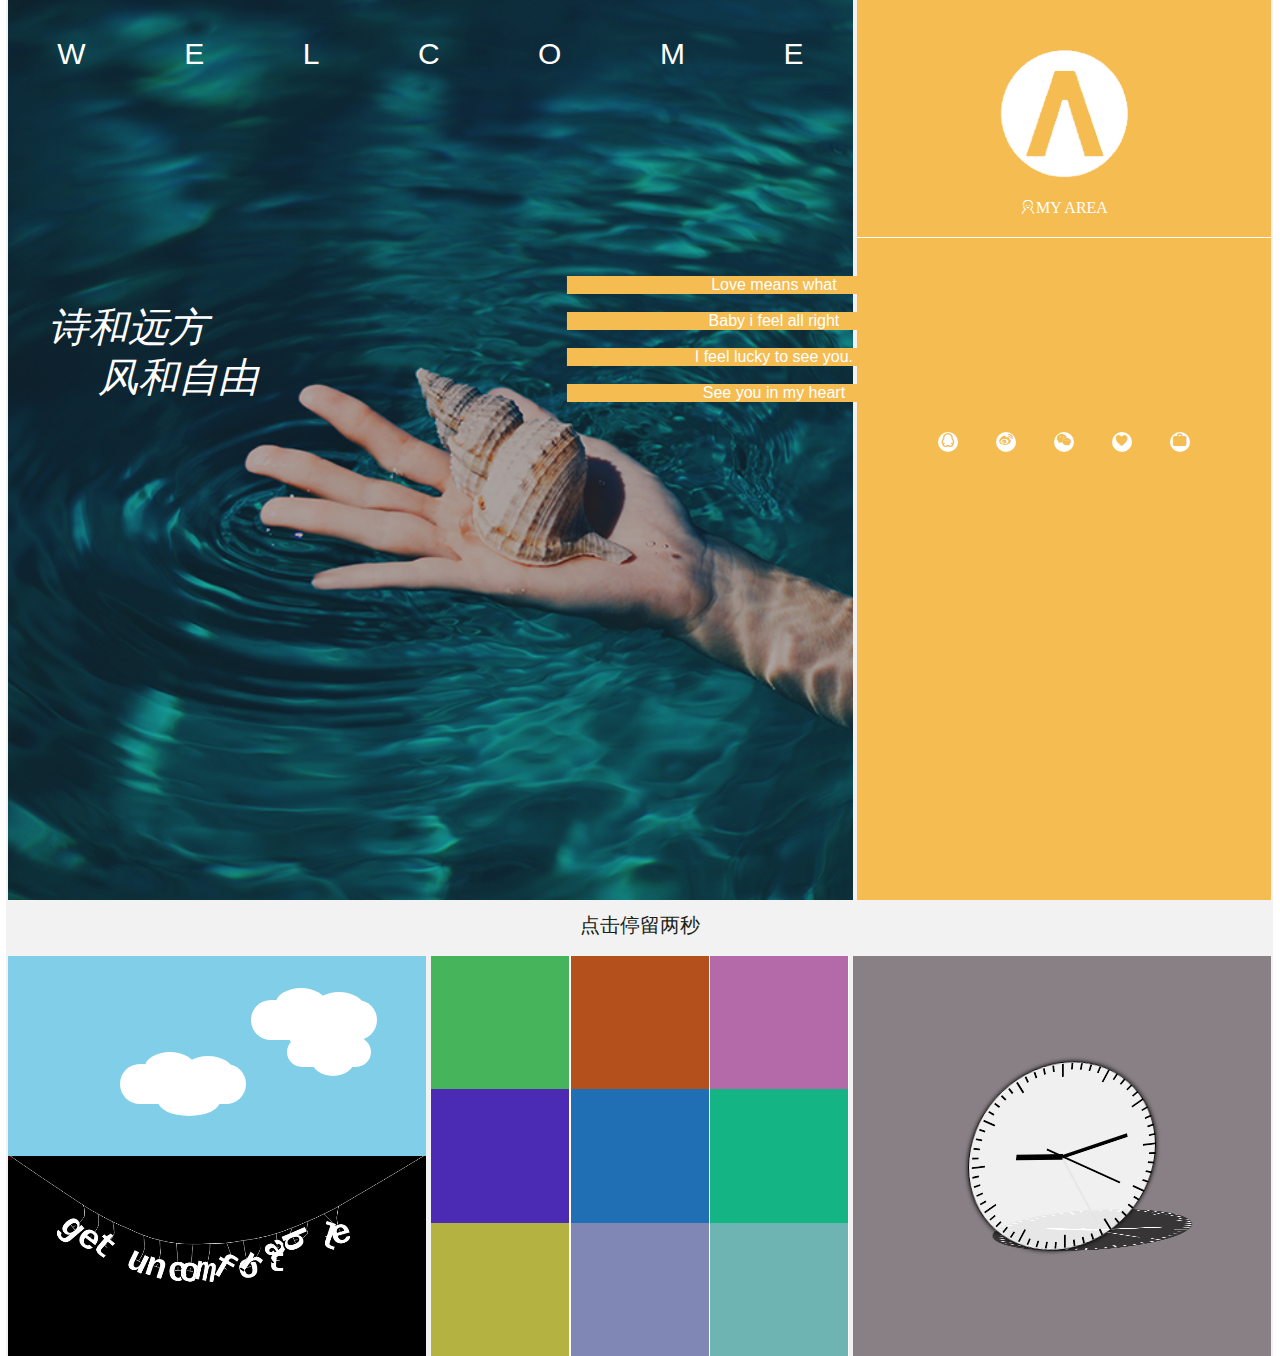
<file: index.html>
<!doctype html>
<html lang="en">
<head>
    <meta charset="UTF-8">
    <meta name="viewport"
          content="width=device-width, user-scalable=no, initial-scale=1.0, maximum-scale=1.0, minimum-scale=1.0">
    <meta http-equiv="X-UA-Compatible" content="ie=edge">
    <link rel="stylesheet" href="index.css">
    <link rel="stylesheet" type="text/css" href="./iconfont.css">
    <title>FlyFai</title>
</head>
<body>
<div class="float-font">
    <li class="iconfont icon icon-yueliang"></li>
    <li class="iconfont icon icon-taiyang"></li>
    <li class="iconfont icon icon-star"></li>
    <li class="iconfont icon icon-xin"></li>
</div>
<div class="all">
    <div class="first" >
        <div class="">
        <div class="welcome">
            <li>W</li>
            <li>E</li>
            <li>L</li>
            <li>C</li>
            <li>O</li>
            <li>M</li>
            <li>E</li>
        </div>
        <div class="feng">
            <i>诗和远方</i>
            <i>风和自由</i>
            <i>朋友和酒</i>
            <i>老婆和狗</i>
        </div>
        </div>
    </div>
    <div class="second ">
        <img src="images/A.png" alt="">
        <i class="iconfont icon-shouye area">MY AREA</i>
        <ul>
            <li> I am always my hero</li>
            <li>Love means what</li>
            <li>Nobody do it like me</li>
            <li>Baby i feel all right</li>
            <li>Why no body fight!</li>
            <li>I feel lucky to see you.</li>
            <li>I want to be alone.</li>
            <li>See you in my heart</li>
        </ul>
        <div class="under">
            <a href="https://user.qzone.qq.com/1085548171">
                <li class="iconfont icon icon-qq"></li>
            </a>
            <a href="https://weibo.com/u/5730786903?refer_flag=1001030201_&is_hot=1">
                <li class="iconfont icon icon-weibo"></li>
            </a><a href="images/mmqrcode1529156214288.png">
            <li class="iconfont icon icon-wechat"></li>
        </a>
            <a href="http://hsdboy.github.io/angel/?a=1/">
                <li class="iconfont icon icon-xihuan1"></li>
            </a>
            <a href="https://github.com/hsdboy">
                <li class="iconfont icon icon-work"></li>
            </a>
        </div>
    </div>
    <div class="bottom">点击停留两秒

    </div>
    <div class="box">
        <div class="box2">
            <div class="float">
                <div class="add"></div>
            </div>
            <div class="float">
                <div class="add"></div>
            </div>
            <div class="float">
                <div class="add"></div>
            </div>
        </div>
        <div class="box1">
            <canvas id="canvas" width="900" height="500"></canvas>
        </div>
    </div>
    <div class="box3">
        <div class="pic">
            <div class="color"></div>
        </div>
        <div class="pic">
            <div class="color"></div>
        </div>
        <div class="pic">
            <div class="color"></div>
        </div>
        <div class="pic">
            <div class="color"></div>
        </div>
        <div class="pic">
            <div class="color"></div>
        </div>
        <div class="pic">
            <div class="color"></div>
        </div>
        <div class="pic">
            <div class="color"></div>
        </div>
        <div class="pic">
            <div class="color"></div>
        </div>
        <div class="pic">
            <div class="color"></div>
        </div>
    </div>
    <div class="box3-5">
        <div class="clock">
            <div class="shadow"></div>
            <div class="gun"></div>
        </div>
    </div>
</div>

<script src="jquery.js"></script>
<script src="script.js"></script>
<script>

    "use strict";

    var _createClass = function () {
        function defineProperties(target, props) {
            for (var i = 0; i < props.length; i++) {
                var descriptor = props[i];
                descriptor.enumerable = descriptor.enumerable || false;
                descriptor.configurable = true;
                if ("value" in descriptor) descriptor.writable = true;
                Object.defineProperty(target, descriptor.key, descriptor);
            }
        }

        return function (Constructor, protoProps, staticProps) {
            if (protoProps) defineProperties(Constructor.prototype, protoProps);
            if (staticProps) defineProperties(Constructor, staticProps);
            return Constructor;
        };
    }();

    function _possibleConstructorReturn(self, call) {
        if (!self) {
            throw new ReferenceError("this hasn't been initialised - super() hasn't been called");
        }
        return call && (typeof call === "object" || typeof call === "function") ? call : self;
    }

    function _inherits(subClass, superClass) {
        if (typeof superClass !== "function" && superClass !== null) {
            throw new TypeError("Super expression must either be null or a function, not " + typeof superClass);
        }
        subClass.prototype = Object.create(superClass && superClass.prototype, {
            constructor: {
                value: subClass,
                enumerable: false,
                writable: true,
                configurable: true
            }
        });
        if (superClass) Object.setPrototypeOf ? Object.setPrototypeOf(subClass, superClass) : subClass.__proto__ = superClass;
    }

    function _classCallCheck(instance, Constructor) {
        if (!(instance instanceof Constructor)) {
            throw new TypeError("Cannot call a class as a function");
        }
    }

    console.clear();

    var TWOPI = Math.PI * 2;

    function distance(x1, y1, x2, y2) {
        var dx = x1 - x2;
        var dy = y1 - y2;
        return Math.sqrt(dx * dx + dy * dy);
    }

    var gravity = 0.5;

    // VNode class

    var VNode = function () {
        function VNode(node) {
            _classCallCheck(this, VNode);

            this.x = node.x || 0;
            this.y = node.y || 0;
            this.oldX = this.x;
            this.oldY = this.y;
            this.w = node.w || 2;
            this.angle = node.angle || 0;
            this.gravity = node.gravity || gravity;
            this.mass = node.mass || 1.0;

            this.color = node.color;
            this.letter = node.letter;

            this.pointerMove = node.pointerMove;
            this.fixed = node.fixed;
        }

// verlet integration


        _createClass(VNode, [{
            key: 'integrate',
            value: function integrate(pointer) {

                if (this.lock && (!this.lockX || !this.lockY)) {
                    this.lockX = this.x;
                    this.lockY = this.y;
                }

                if (this.pointerMove && pointer && distance(this.x, this.y, pointer.x, pointer.y) < this.w + pointer.w) {
                    this.x += (pointer.x - this.x) / (this.mass * 18);
                    this.y += (pointer.y - this.y) / (this.mass * 18);
                } else if (this.lock) {
                    this.x += (this.lockX - this.x) * this.lock;
                    this.y += (this.lockY - this.y) * this.lock;
                }

                if (!this.fixed) {
                    var x = this.x;
                    var y = this.y;
                    this.x += this.x - this.oldX;
                    this.y += this.y - this.oldY + this.gravity;
                    this.oldX = x;
                    this.oldY = y;
                }
            }
        }, {
            key: 'set',
            value: function set(x, y) {
                this.oldX = this.x = x;
                this.oldY = this.y = y;
            }
// draw node

        }, {
            key: 'draw',
            value: function draw(ctx) {
                if (!this.color) {
                    return;
                }
// ctx.globalAlpha = 0.8;
                ctx.translate(this.x, this.y);
                ctx.rotate(this.angle);
                ctx.fillStyle = this.color;

                ctx.beginPath();
                if (this.letter) {
                    ctx.globalAlpha = 1;
                    ctx.rotate(Math.PI / 2);

                    ctx.rect(-7, 0, 14, 1);

                    ctx.textAlign = 'center';
                    ctx.textBaseline = 'middle';
                    ctx.font = 'bold 75px "Bebas Neue", monospace';
                    ctx.fillStyle = '#000';
                    ctx.fillText(this.letter, 0, this.w * .25 + 4);

                    ctx.fillStyle = this.color;
                    ctx.fillText(this.letter, 0, this.w * .25);
                } else {
                    ctx.globalAlpha = 0.2;
                    ctx.rect(-this.w, -this.w, this.w * 2, this.w * 2);
// ctx.arc(this.x, this.y, this.w, 0, 2 * Math.PI);
                }
                ctx.closePath();
                ctx.fill();
                ctx.setTransform(1, 0, 0, 1, 0, 0);
            }
        }]);

        return VNode;
    }();
    // constraint class


    var Constraint = function () {
        function Constraint(n0, n1, stiffness) {
            _classCallCheck(this, Constraint);

            this.n0 = n0;
            this.n1 = n1;
            this.dist = distance(n0.x, n0.y, n1.x, n1.y);
            this.stiffness = stiffness || 0.5;
            this.firstRun = true;
        }

// solve constraint


        _createClass(Constraint, [{
            key: 'solve',
            value: function solve() {
                var dx = this.n0.x - this.n1.x;
                var dy = this.n0.y - this.n1.y;

                var newAngle = Math.atan2(dy, dx);
                this.n1.angle = newAngle;

                var currentDist = distance(this.n0.x, this.n0.y, this.n1.x, this.n1.y);
                var delta = this.stiffness * (currentDist - this.dist) / currentDist;
                dx *= delta;
                dy *= delta;

                if (this.firstRun) {
                    this.firstRun = false;
                    if (!this.n1.fixed) {
                        this.n1.x += dx;
                        this.n1.y += dy;
                    }
                    if (!this.n0.fixed) {
                        this.n0.x -= dx;
                        this.n0.y -= dy;
                    }
                    return;
                }

                var m1 = this.n0.mass + this.n1.mass;
                var m2 = this.n0.mass / m1;
                m1 = this.n1.mass / m1;

                if (!this.n1.fixed) {
                    this.n1.x += dx * m2;
                    this.n1.y += dy * m2;
                }
                if (!this.n0.fixed) {
                    this.n0.x -= dx * m1;
                    this.n0.y -= dy * m1;
                }
            }
// draw constraint

        }, {
            key: 'draw',
            value: function draw(ctx) {
                ctx.globalAlpha = 0.9;
                ctx.beginPath();
                ctx.moveTo(this.n0.x, this.n0.y);
                ctx.lineTo(this.n1.x, this.n1.y);
                ctx.strokeStyle = "#fff";
                ctx.stroke();
            }
        }]);

        return Constraint;
    }();

    var Rope = function () {
        function Rope(rope) {
            _classCallCheck(this, Rope);

            var x = rope.x,
                y = rope.y,
                length = rope.length,
                points = rope.points,
                vertical = rope.vertical,
                fixedEnds = rope.fixedEnds,
                startNode = rope.startNode,
                letter = rope.letter,
                endNode = rope.endNode,
                stiffness = rope.stiffness,
                constrain = rope.constrain,
                gravity = rope.gravity,
                pointerMove = rope.pointerMove;


            this.stiffness = stiffness || 1;
            this.nodes = [];
            this.constraints = [];
            if (letter === ' ') {
                return this;
            }

            var dist = length / points;

            for (var i = 0, _last = points - 1; i < points; i++) {

                var size = letter && i === _last ? 15 : 2;
                var spacing = dist * i + size;
                var node = new VNode({
                    w: size,
                    mass: .1, //(i === last ? .5 : .1),
                    fixed: fixedEnds && (i === 0 || i === _last)
                });

                node = i === 0 && startNode || i === _last && endNode || node;

                node.gravity = gravity;
//node.pointerMove = pointerMove;

                if (i === _last && letter) {
                    node.letter = letter;
                    node.color = '#FFF';
                    node.pointerMove = true;
                }

                node.oldX = node.x = x + (!vertical ? spacing : 0);
                node.oldY = node.y = y + (vertical ? spacing : 0);

                this.nodes.push(node);
            }

            constrain ? this.makeConstraints() : null;
        }

        _createClass(Rope, [{
            key: 'makeConstraints',
            value: function makeConstraints() {
                for (var i = 1; i < this.nodes.length; i++) {
                    this.constraints.push(new Constraint(this.nodes[i - 1], this.nodes[i], this.stiffness));
                }
            }
        }, {
            key: 'run',
            value: function run(pointer) {
// integration
                var _iteratorNormalCompletion = true;
                var _didIteratorError = false;
                var _iteratorError = undefined;

                try {
                    for (var _iterator = this.nodes[Symbol.iterator](), _step; !(_iteratorNormalCompletion = (_step = _iterator.next()).done); _iteratorNormalCompletion = true) {
                        var n = _step.value;

                        n.integrate(pointer);
                    }
// solve constraints
                } catch (err) {
                    _didIteratorError = true;
                    _iteratorError = err;
                } finally {
                    try {
                        if (!_iteratorNormalCompletion && _iterator.return) {
                            _iterator.return();
                        }
                    } finally {
                        if (_didIteratorError) {
                            throw _iteratorError;
                        }
                    }
                }

                for (var i = 0; i < 5; i++) {
                    var _iteratorNormalCompletion2 = true;
                    var _didIteratorError2 = false;
                    var _iteratorError2 = undefined;

                    try {
                        for (var _iterator2 = this.constraints[Symbol.iterator](), _step2; !(_iteratorNormalCompletion2 = (_step2 = _iterator2.next()).done); _iteratorNormalCompletion2 = true) {
                            var _n = _step2.value;

                            _n.solve();
                        }
                    } catch (err) {
                        _didIteratorError2 = true;
                        _iteratorError2 = err;
                    } finally {
                        try {
                            if (!_iteratorNormalCompletion2 && _iterator2.return) {
                                _iterator2.return();
                            }
                        } finally {
                            if (_didIteratorError2) {
                                throw _iteratorError2;
                            }
                        }
                    }
                }
            }

// draw(ctx) {
//   // draw constraints
//   this.constraints.forEach(n => {
//     n.draw(ctx);
//   });
//   // draw nodes
//   this.nodes.forEach(n => {
//     n.draw(ctx);
//   })
// }

        }, {
            key: 'draw',
            value: function draw(ctx) {

                var vertices = Array.from(this.constraints).reduce(function (p, c, i, a) {
                    p.push(c.n0);
                    if (i == a.length - 1) p.push(c.n1);
                    return p;
                }, []);

                var h = function h(x, y) {
                    return Math.sqrt(x * x + y * y);
                };
                var tension = 0.5;

                if (!vertices.length) return;

                var controls = vertices.map(function () {
                    return null;
                });
                for (var i = 1; i < vertices.length - 1; ++i) {
                    var previous = vertices[i - 1];
                    var current = vertices[i];
                    var next = vertices[i + 1];

                    var rdx = next.x - previous.x,
                        rdy = next.y - previous.y,
                        rd = h(rdx, rdy),
                        dx = rdx / rd,
                        dy = rdy / rd;

                    var dp = h(current.x - previous.x, current.y - previous.y),
                        dn = h(current.x - next.x, current.y - next.y);

                    var cpx = current.x - dx * dp * tension,
                        cpy = current.y - dy * dp * tension,
                        cnx = current.x + dx * dn * tension,
                        cny = current.y + dy * dn * tension;

                    controls[i] = {
                        cp: {
                            x: cpx,
                            y: cpy
                        },
                        cn: {
                            x: cnx,
                            y: cny
                        }
                    };
                }

                controls[0] = {
                    cn: {
                        x: (vertices[0].x + controls[1].cp.x) / 2,
                        y: (vertices[0].y + controls[1].cp.y) / 2
                    }
                };

                controls[vertices.length - 1] = {
                    cp: {
                        x: (vertices[vertices.length - 1].x + controls[vertices.length - 2].cn.x) / 2,
                        y: (vertices[vertices.length - 1].y + controls[vertices.length - 2].cn.y) / 2
                    }
                };

// Draw vertices & control points
// ctx.fillStyle = 'blue';
// ctx.fillRect(vertices[0].x, vertices[0].y, 4, 4);
// for (let i = 1; i < vertices.length; ++i)
// {
// 	const v = vertices[i];
// 	const ca = controls[i - 1];
// 	const cb = controls[i];
// 	ctx.fillStyle = 'blue';
// 	ctx.fillRect(v.x, v.y, 4, 4);
// 	ctx.fillStyle = 'green';
// 	ctx.fillRect(ca.cn.x, ca.cn.y, 4, 4);
// 	ctx.fillRect(cb.cp.x, cb.cp.y, 4, 4);
// }

                ctx.globalAlpha = 0.9;
                ctx.beginPath();
                ctx.moveTo(vertices[0].x, vertices[0].y);
                for (var _i = 1; _i < vertices.length; ++_i) {
                    var v = vertices[_i];
                    var ca = controls[_i - 1];
                    var cb = controls[_i];

                    ctx.bezierCurveTo(ca.cn.x, ca.cn.y, cb.cp.x, cb.cp.y, v.x, v.y);
                }
                ctx.strokeStyle = 'white';
                ctx.stroke();
                ctx.closePath();

// draw nodes
                this.nodes.forEach(function (n) {
                    n.draw(ctx);
                });
            }
        }]);

        return Rope;
    }();

    // Pointer class


    var Pointer = function (_VNode) {
        _inherits(Pointer, _VNode);

        function Pointer(canvas) {
            _classCallCheck(this, Pointer);

            var _this = _possibleConstructorReturn(this, (Pointer.__proto__ || Object.getPrototypeOf(Pointer)).call(this, {
                x: 0,
                y: 0,
                w: 8,
                color: '#F00',
                fixed: true
            }));

            _this.elem = canvas;
            canvas.addEventListener("mousemove", function (e) {
                return _this.move(e);
            }, false);
            canvas.addEventListener("touchmove", function (e) {
                return _this.move(e);
            }, false);
            return _this;
        }

        _createClass(Pointer, [{
            key: 'move',
            value: function move(e) {
                var touchMode = e.targetTouches;
                var pointer = e;
                if (touchMode) {
                    e.preventDefault();
                    pointer = touchMode[0];
                }
                var rect = this.elem.getBoundingClientRect();
                var cw = this.elem.width;
                var ch = this.elem.height;

// get the scale based on actual width;
                var sx = cw / this.elem.offsetWidth;
                var sy = ch / this.elem.offsetHeight;

                this.x = (pointer.clientX - rect.left) * sx;
                this.y = (pointer.clientY - rect.top) * sy;
            }
        }]);

        return Pointer;
    }(VNode);

    var Scene = function () {
        function Scene(canvas) {
            _classCallCheck(this, Scene);

            this.draw = true;
            this.canvas = canvas;
            this.ctx = canvas.getContext('2d');

            this.nodes = new Set();
            this.constraints = new Set();
            this.ropes = [];

            this.pointer = new Pointer(canvas);
            this.nodes.add(this.pointer);

            this.run = this.run.bind(this);
            this.addRope = this.addRope.bind(this);
            this.add = this.add.bind(this);
        }

// animation loop


        _createClass(Scene, [{
            key: 'run',
            value: function run() {
                var _this2 = this;

// if (!canvas.isConnected) {
//   return;
// }
                requestAnimationFrame(this.run);
// clear screen
                this.ctx.clearRect(0, 0, this.canvas.width, this.canvas.height);

                this.ropes.forEach(function (rope) {
                    rope.run(_this2.pointer);
                });

                this.ropes.forEach(function (rope) {
                    rope.draw(_this2.ctx);
                });

// // integration
// for (let n of nodes) {
//   n.integrate(pointer);
// }
// solve constraints
// for (let i = 0; i < 4; i++) {
//   for (let n of constraints) {
//     n.solve();
//   }
// }
// // draw constraints
// for (let n of constraints) {
//   n.draw(ctx);
// }
// draw nodes
                var _iteratorNormalCompletion3 = true;
                var _didIteratorError3 = false;
                var _iteratorError3 = undefined;

                try {
                    for (var _iterator3 = this.nodes[Symbol.iterator](), _step3; !(_iteratorNormalCompletion3 = (_step3 = _iterator3.next()).done); _iteratorNormalCompletion3 = true) {
                        var n = _step3.value;

                        n.draw(this.ctx);
                    }
                } catch (err) {
                    _didIteratorError3 = true;
                    _iteratorError3 = err;
                } finally {
                    try {
                        if (!_iteratorNormalCompletion3 && _iterator3.return) {
                            _iterator3.return();
                        }
                    } finally {
                        if (_didIteratorError3) {
                            throw _iteratorError3;
                        }
                    }
                }
            }
        }, {
            key: 'addRope',
            value: function addRope(rope) {
                this.ropes.push(rope);
            }
        }, {
            key: 'add',
            value: function add(struct) {

// load nodes
                for (var n in struct.nodes) {
                    this.nodes.add(struct.nodes[n]);
                    /*
                    const node = new Node(struct.nodes[n]);
                    struct.nodes[n].id = node;
                    nodes.add(node);
                    */
                }

// load constraints
                for (var i = 0; i < struct.constraints.length; i++) {
                    var c = struct.constraints[i];
                    this.constraints.add(c);
                    /*
                    new Constraint(
                    struct.nodes[c[0]].id,
                    struct.nodes[c[1]].id
                    )
                    );
                    */
                }
            }
        }]);

        return Scene;
    }();

    var scene = new Scene(document.querySelector('#canvas'));

    scene.run();

    // const pointer = new Pointer(canvas);

    var phrase = ' get uncomfortable ';

    var r = new Rope({
        x: scene.canvas.width * 0.15,
        y: 40,
        length: scene.canvas.width * 0.7,
        points: phrase.length,
        vertical: false,
        dangleEnd: false,
        fixedEnds: true,
        stiffness: 1.5,
        constrain: false,
        gravity: 0.1
    });

    var center = r.nodes.length / 2;

    var ropes = r.nodes.map(function (n, i) {

        n.set(n.x, 60 + 80 * (1 - Math.abs((center - i) % center / center)));

        if (phrase[i] !== ' ') {

//if ( i !== 0 && i !== r.nodes.length - 1 ) {
            return new Rope({
                startNode: n,
                x: n.x,
                y: n.y,
                length: 60,
                points: 4,
                letter: phrase[i],
                vertical: true,
                stiffness: 1, //2.5,,
                constrain: false,
                gravity: 0.5
            });
        }

//}
    });

    var first = r.nodes[0];
    var last = r.nodes[r.nodes.length - 1];

    first.set(2, -2);
    last.set(scene.canvas.width - 2, -2);

    r.makeConstraints();

    ropes = ropes;
    scene.addRope(r);
    ropes.filter(function (r) {
        return r;
    }).forEach(function (r) {
        r.makeConstraints();
        scene.addRope(r);
    });
</script>
</body>
</html>
</file>
<file: index.css>
* {
    margin: 0;
    padding: 0;
    box-sizing: border-box;
    font-family: 'Open Sans', arial, sans-serif;
    text-decoration: none;
}

li {
    list-style: none;
}

.float-font {
    width: 100%;
    position: fixed;
    z-index: 999;
    display: flex;
    justify-content: space-around;
    transform: translateY(-40px);
}

.float-font li {
    font-size: 20px;
}

.float-font li:nth-of-type(1) {
    color: yellow;
    animation: float 20s linear infinite;
    animation-delay: 3s;
}

.float-font li:nth-of-type(2) {
    color: #ffaf0d;
    animation: float 20s linear infinite;
    animation-delay: 13s;
}

.float-font li:nth-of-type(3) {
    color: #0efdff;
    animation: float 20s linear infinite;
    animation-delay: 8s;
}

.float-font li:nth-of-type(4) {
    color: #ff2f15;
    animation: float 20s linear infinite;
    animation-delay: 18s;
}

@keyframes float {
    from {
        transform: translateY(-40px);
    }
    to {
        transform: translateY(100vh);
    }
}


.all {
    width: 99%;
    background: #f2f2f2;
    margin: 0 6px;
    color: white;
    display: flex;
    justify-content: space-around;
    flex-flow: wrap;
    overflow: hidden;
}

.first {
    position: relative;
    width: 66.66666667%;
    height: 100vh;
    padding-top: 24px;
    background: url("images/banner-bg.png") no-repeat center center/cover;
    text-align: center;
    font-weight: 300;
    overflow: hidden;
    z-index: 1;
}

.welcome {
    width: 100%;
    display: flex;
    justify-content: space-around;
}

.first i {
    font-size: 40px;
    line-height: 55px;
    position: absolute;
    left: 40px;
    top: 300px;
}

.first i:nth-of-type(2) {
    font-size: 40px;
    line-height: 55px;
    position: absolute;
    left: 90px;
    top: 350px;
}

.first i:nth-of-type(3) {
    font-size: 40px;
    line-height: 55px;
    position: absolute;
    left: 140px;
    top: 400px;
    opacity: 0;
    transition: all 1.5s;
}

.first i:nth-of-type(4) {
    font-size: 40px;
    line-height: 55px;
    position: absolute;
    left: 190px;
    top: 450px;
    opacity: 0;
    transition: all 3s;
}

.first .feng:hover i {
    opacity: 1;
}

@keyframes left {
    0% {
        transform: translateX(50%);
    }
    100% {
        transform: translateX(0%);
    }
}

.first li {
    display: block;
    float: left;
    color: white;
    font-size: 30px;
    line-height: 60px;
    font-weight: lighter;
}

.first:hover .welcome li:nth-child(1) {
    animation: color 4s infinite;
}

.first:hover .welcome li:nth-child(2) {
    animation: color 4s infinite;
    animation-delay: 0.5s;
}

.first:hover .welcome li:nth-child(3) {
    animation: color 4s infinite;
    animation-delay: 1s;
}

.first:hover .welcome li:nth-child(4) {
    animation: color 4s infinite;
    animation-delay: 1.5s;
}

.first:hover .welcome li:nth-child(5) {
    animation: color 4s infinite;
    animation-delay: 2s;
}

.first:hover .welcome li:nth-child(6) {
    animation: color 4s infinite;
    animation-delay: 2.5s;
}

.first:hover .welcome li:nth-child(7) {
    animation: color 4s infinite;
    animation-delay: 3s;
}

@keyframes color {
    0% {
        color: #00ffff;
    }
    20% {
        color: green;
    }
    40% {
        color: #ffff00;
    }
    60% {
        color: blue;
    }
    80% {
        color: #ff00ff;
    }
    90% {
        color: red;
    }
    100% {
        color: #00ffff;
    }
}

.second {
    width: 32.7%;
    height: 100vh;
    padding-top: 40px;
    text-align: center;
    transition: all 0.8s;
    background: #f4bc51;
    z-index: 1;
}

.second img {
    display: block;
    width: 150px;
    height: 137px;
    margin: 0 auto;
    transition: all 1s;
}

.second:hover img {
    transform: rotateY(360deg);
}

.second .area {
    margin-bottom: 20px;
    line-height: 60px;
    display: block;
    border-bottom: 1px solid #ffffff;
}

.second ul li:nth-child(2n) {
    background: #f4bc51;
    transform: translateX(-70%);
    transition: all 3s;
}

.second ul li:nth-child(2n-1) {
    transform: translateX(70%);
    transition: all 3s;
}

.second:hover ul li {
    transform: translateX(0);
    background: #ffffff;
    color: #f4bc51;
}

.second .under {
    width: 70%;
    height: 20px;
    margin: 30px auto 0 auto;
    display: flex;
    justify-content: space-around;
}

.second .under .icon {
    color: #f4bc51;
}

.second .under li {

    width: 20px;
    height: 20px;
    border-radius: 50%;
    background: white;
    transition: all 1s;
}

.second .under li:hover {
    background: #d59b2b;
}

.bottom {
    width: 100%;
    height: 50px;
    background: #f2f2f2;
    line-height: 50px;
    text-align: center;
    font-size: 20px;
    color: #192314;
    transition: all 1s;
    transform-origin: center center;
    position: relative;
}

.lineheight {
    height: 50vh;
    background: #148171;

    color: white;
    text-decoration-line: none;
    font-size: 25px
}
.project{
    width: 100%;
    height: 80%;
    position: absolute;
    bottom: 0;
    display: flex;
    justify-content: space-around;
}
.project>div{
    width: 15vw;
    height: 15vw;
    border-radius: 50%;

}
.project>div>a{
    display: block;
    width: 100%;
    height: 100%;
    line-height: 300px;
    border-radius: 50%;
    transition: all .5s;
}
.project>div:nth-of-type(1)>a{
  background: url("images/boom.png") bottom right;
}
.project>div:nth-of-type(2)>a{
    background: url("images/bird.png") right top;
}
.project>div:nth-of-type(3)>a{
    background: url("images/food.png") bottom left;
}
.project>div:nth-of-type(1):hover a{
    transform: rotateY(360deg);
    background: url("images/boom.png") left top;
}
.project>div:nth-of-type(2):hover a{
    transform: rotateY(360deg);
    background: url("images/bird.png") left center;
}
.project>div:nth-of-type(3):hover a{
    transform: rotateY(360deg);
    background: url("images/food.png") center center;
}
.box {
    width: 33%;
    height: 400px;
    margin-top: 6px;
}

.box1 {
    width: 100%;
    height: 200px;
    background: #000000;
}

#canvas {
    margin-bottom: 1em;
    max-width: 100%;
    height: auto;
}

.box2 {
    width: 100%;
    height: 200px;
    background: #81cee8;
    overflow: hidden;
}

.float {
    width: 30%;
    height: 40px;
    background: white;
    border-radius: 25px;
    position: relative;
}

/*.box2:hover .float:nth-child(1) {
    animation: piao 10s linear infinite;
}*/

.float:nth-child(2) {
    width: 30%;
    height: 40px;
    background: white;
    border-radius: 25px;
}

/*.box2:hover .float:nth-child(2) {
    animation: piao 8s linear infinite;
}*/

.float:nth-child(3) {
    width: 20%;
    height: 30px;
    background: white;
    border-radius: 25px;
}

/*
.box2:hover .float:nth-child(3) {
    animation: piao 15s linear infinite;
}
*/

.float:before {
    content: "";
    width: 40%;
    height: 30px;
    position: absolute;
    left: 20%;
    top: -30%;
    background: white;
    border-radius: 50%;
}

.add {
    width: 50%;
    height: 30px;
    position: absolute;
    left: 30%;
    bottom: -30%;
    background: white;
    border-radius: 50%;
}

.float:after {
    content: "";
    width: 40%;
    height: 30px;
    position: absolute;
    left: 50%;
    top: -20%;
    background: white;
    border-radius: 50%;
}

.box3 {
    width: 33%;
    height: 400px;
    margin-top: 6px;
    background: white;
    display: flex;
    justify-content: space-around;
    flex-flow: wrap;
    overflow: hidden;
    position: relative;
}

.box3 .act {
    position: absolute;
    left: 0;
    top: 0;
    width: 100%;
    height: 100%
}

/*@keyframes piao {
    from {
        transform: translateX(-100%);
    }
    to {
        transform: translateX(500%);
    }
}*/

.pic {
    width: 33%;
    height: 33.333333%;
}

.pic:nth-of-type(1) {
    background: url("images/img1.jpg") no-repeat center center/cover;
}

.pic:nth-of-type(2) {
    background: url("images/img2.jpg") no-repeat center center/cover;
}

.pic:nth-of-type(3) {
    background: url("images/img3.jpg") no-repeat center center/cover;
}

.pic:nth-of-type(4) {
    background: url("images/img4.jpg") no-repeat center center/cover;
}

.pic:nth-of-type(5) {
    background: url("images/img5.jpg") no-repeat center center/cover;
}

.pic:nth-of-type(6) {
    background: url("images/img6.jpg") no-repeat center center/cover;
}

.pic:nth-of-type(7) {
    background: url("images/img7.jpg") no-repeat center center/cover;
}

.pic:nth-of-type(8) {
    background: url("images/img8.jpg") no-repeat center center/cover;
}

.pic:nth-of-type(9) {
    background: url("images/img9.jpg") no-repeat center center/cover;
}

.pic:nth-child(1) .color {
    width: 100%;
    height: 100%;
    background: #45b45a;
}

.pic:nth-child(2) .color {
    width: 100%;
    height: 100%;
    background: #b4501c;
}

.pic:nth-child(3) .color {
    width: 100%;
    height: 100%;
    background: #b46aa8;
}

.pic:nth-child(4) .color {
    width: 100%;
    height: 100%;
    background: #4c2bb4;
}

.pic:nth-child(5) .color {
    width: 100%;
    height: 100%;
    background: #206fb4;
}

.pic:nth-child(6) .color {
    width: 100%;
    height: 100%;
    background: #15b484;
}

.pic:nth-child(7) .color {
    width: 100%;
    height: 100%;
    background: #b4b241;
}

.pic:nth-child(8) .color {
    width: 100%;
    height: 100%;
    background: #8187b4;
}

.pic:nth-child(9) .color {
    width: 100%;
    height: 100%;
    background: #6eb4b2;
}

.color {
    opacity: 1;
    transition: all 1s;
}

.box3-5 {
    width: 33%;
    height: 400px;
    margin-top: 6px;
    background: rgba(18, 0, 9, 0.47);
    position: relative;
    display: flex;
}

.clock {
    width: 200px;
    height: 200px;
    border-radius: 50%;
    border: 1px solid #000;
    margin: 100px auto;
    box-shadow: 0 0 5px #000;
    transform-style: preserve-3d;
    background: rgba(255, 255, 255, 0.88);
    transform: rotateX(20deg) rotateY(-20deg);
    transition: all 1s;
}

.shadow {
    width: 200px;
    height: 200px;
    border-radius: 50%;
    position: absolute;
    left: 0;
    top: 0;
    background: rgba(16, 16, 16, 0.67);
    transform-origin: center bottom;
    transform: rotateX(59deg) rotatey(7deg);
}

.gun {
    width: 100px;
    height: 5px;
    position: absolute;
    left: 100px;
    top: 100px;
    background: rgba(9, 16, 1, 0.67);
    transform-origin: left center;
    transform: rotatey(88deg) rotatez(22deg);
}

.box4 {
    width: 33%;
    height: 400px;
    margin-top: 6px;
    background: white;
    position: relative;
    display: flex;
}

@media (max-width: 500px) {
    .all {
    }

    .first {
        width: 100%;
        padding-top: 24px;
    }

    .second {
        width: 100%;
        height: 550px;
        margin-top: 6px;
    }

    .box {
        width: 100%;
    }

    .box3 {
        width: 100%;
    }

    .box3-5 {
        width: 100%;
    }

    .box4 {
        width: 100%;
    }

    .box5 {
        width: 100%;
    }
}
</file>
<file: iconfont.css>
@font-face {font-family: "iconfont";
  src: url('iconfont.eot?t=1529741252856'); /* IE9*/
  src: url('iconfont.eot?t=1529741252856#iefix') format('embedded-opentype'), /* IE6-IE8 */
  url('[data-uri]') format('woff'),
  url('iconfont.ttf?t=1529741252856') format('truetype'), /* chrome, firefox, opera, Safari, Android, iOS 4.2+*/
  url('iconfont.svg?t=1529741252856#iconfont') format('svg'); /* iOS 4.1- */
}

.iconfont {
  font-family:"iconfont" !important;
  font-size:16px;
  font-style:normal;
  -webkit-font-smoothing: antialiased;
  -moz-osx-font-smoothing: grayscale;
}

.icon-work:before { content: "\edac"; }

.icon-qq:before { content: "\e65b"; }

.icon-shouye:before { content: "\e615"; }

.icon-xihuan:before { content: "\e622"; }

.icon-xihuan1:before { content: "\e633"; }

.icon-weibo:before { content: "\e619"; }

.icon-031:before { content: "\e621"; }

.icon-xin:before { content: "\e601"; }

.icon-wechat:before { content: "\e66a"; }

.icon-star:before { content: "\e60c"; }

.icon-yueliang:before { content: "\e649"; }

.icon-taiyang:before { content: "\e600"; }
</file>
